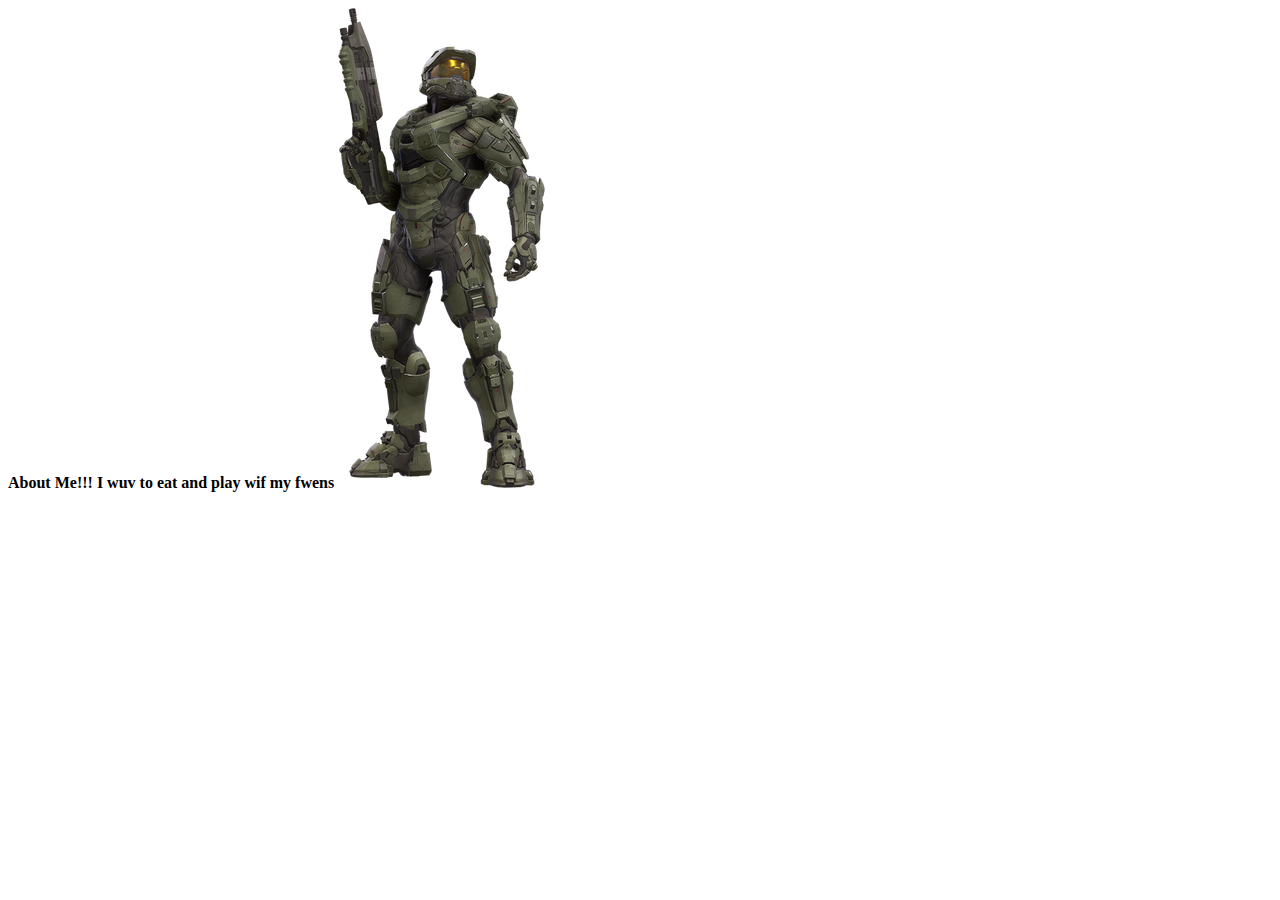
<file: About.html>
<!<!DOCTYPE html>
<!DOCTYPE html>
<html lang="en" dir="ltr">
  <head>
    <b> About Me!!!
    <b> I wuv to eat and play wif my fwens
    <meta charset="utf-8">
    <title></title>
  </head>
  <body>
    <img src="MasterChief.png" alt="">
  </body>
</html>
</file>
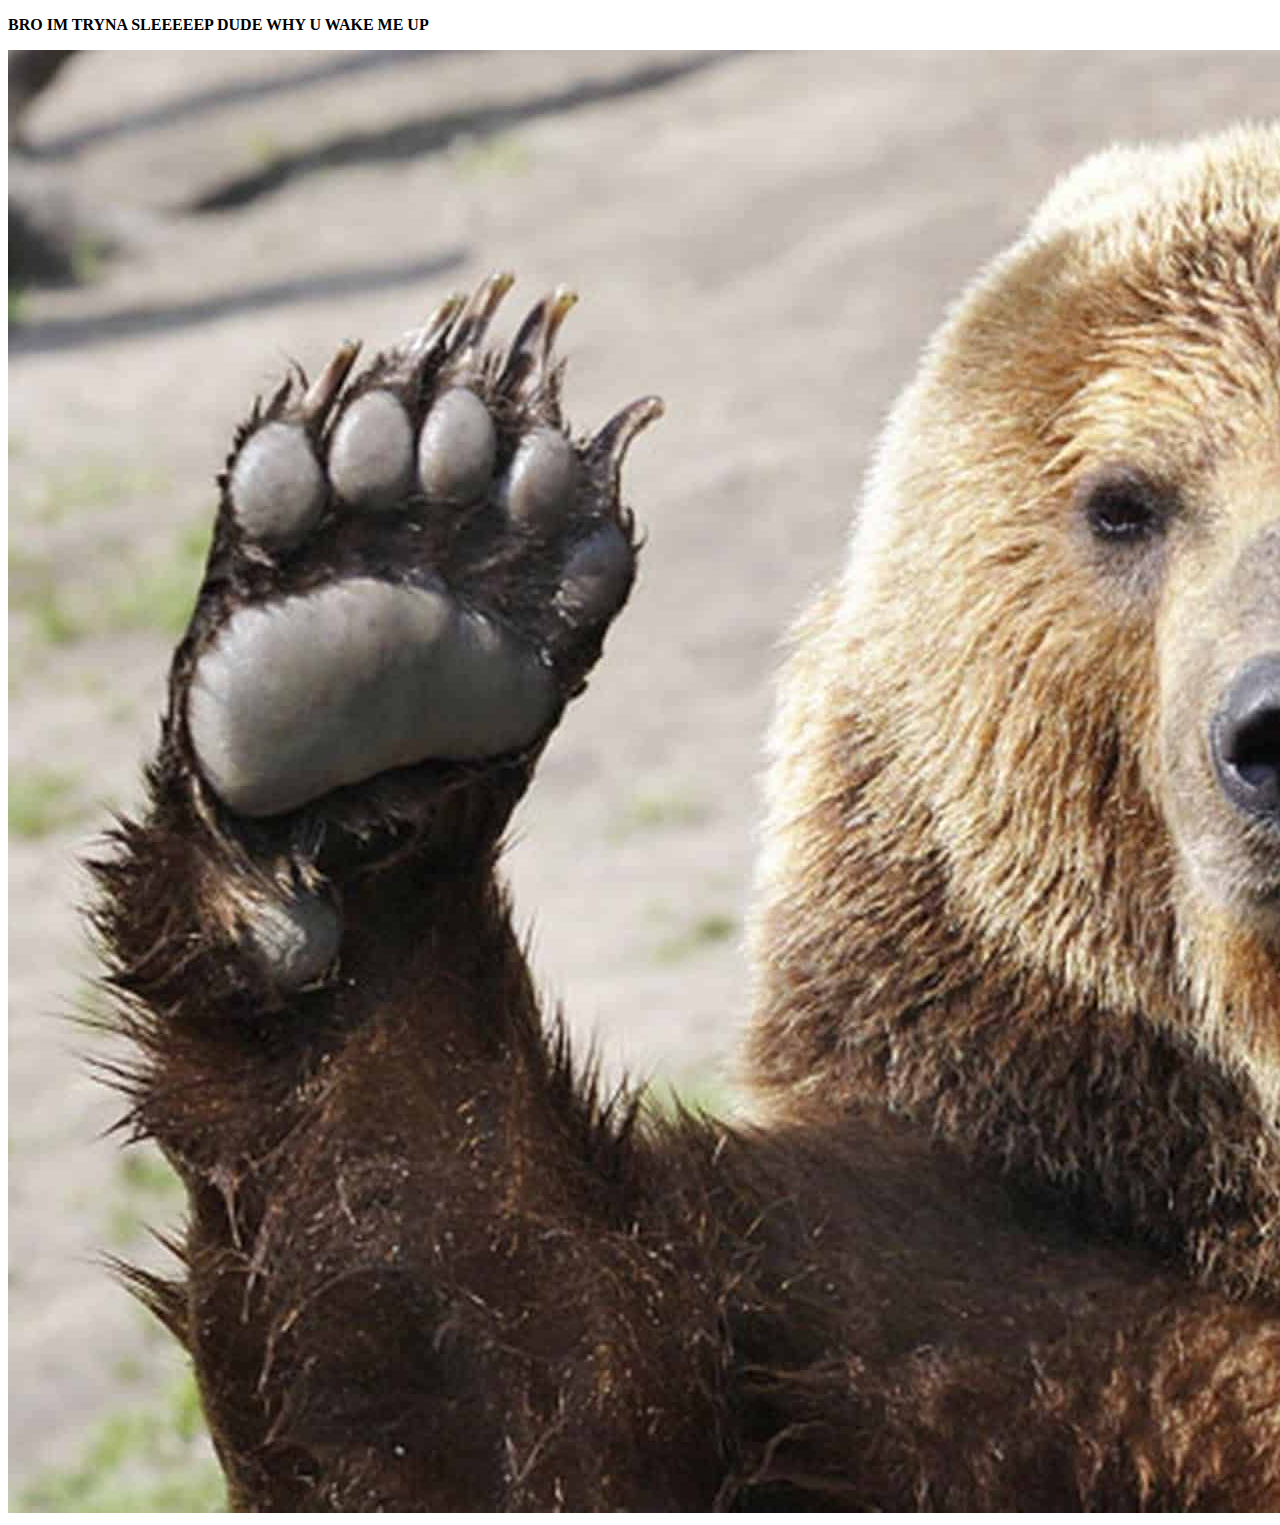
<file: About2.html>
<!DOCTYPE html>
<html lang="en" dir="ltr">
  <head>
    <p> <b> BRO IM TRYNA SLEEEEEP DUDE WHY U WAKE ME UP <b> </p>
      <img src="bear.jpg" alt="">
    <meta charset="utf-8">
    <title></title>
  </head>
  <body>

  </body>
</html>
</file>
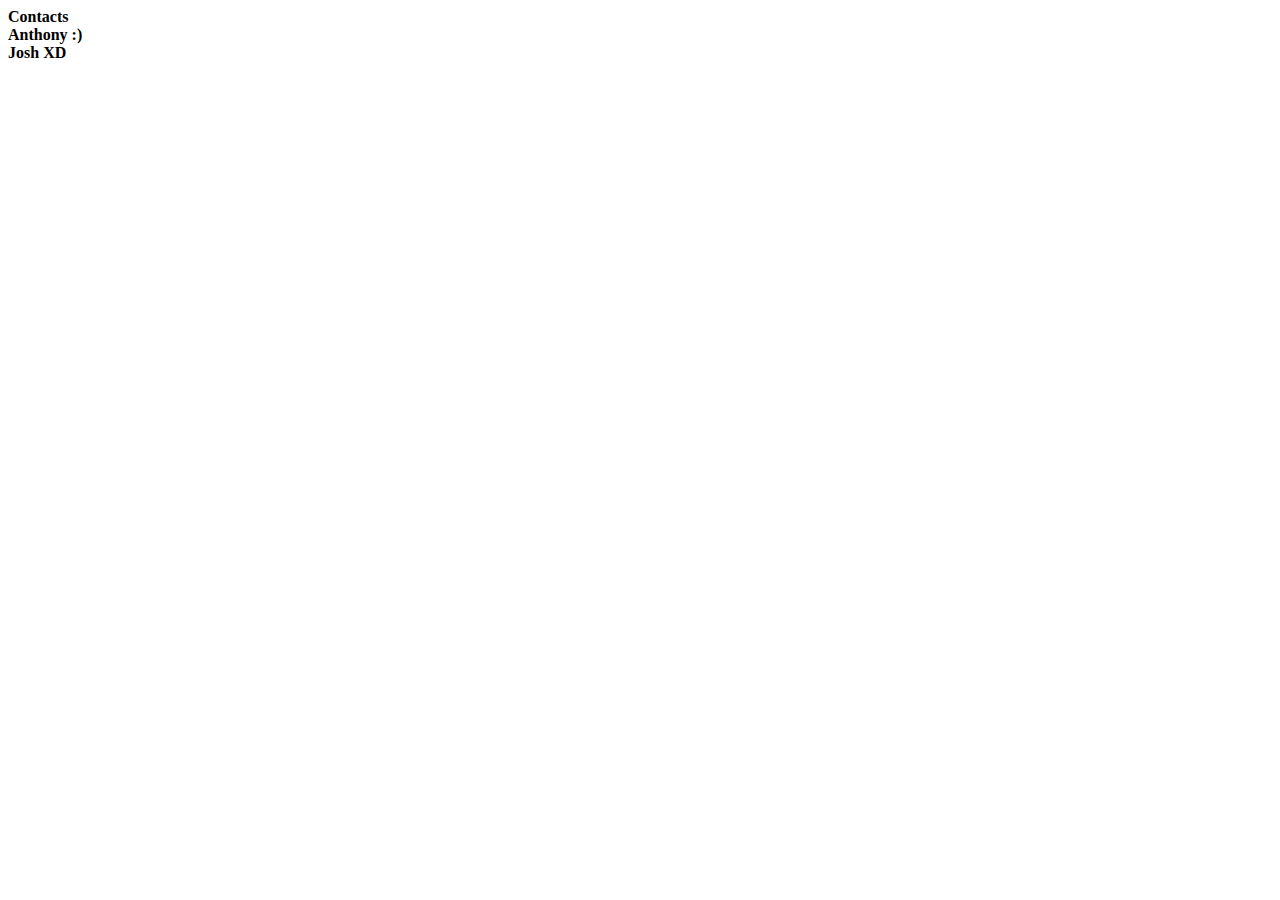
<file: Contacts.html>
<!<!DOCTYPE html>
<!DOCTYPE html>
<html lang="en" dir="ltr">
  <head>
    <b> Contacts
      <br>
      <b> Anthony :)
        <br>
        <b> Josh XD
    <meta charset="utf-8">
    <title></title>
  </head>
  <body>

  </body>
</html>
</file>
